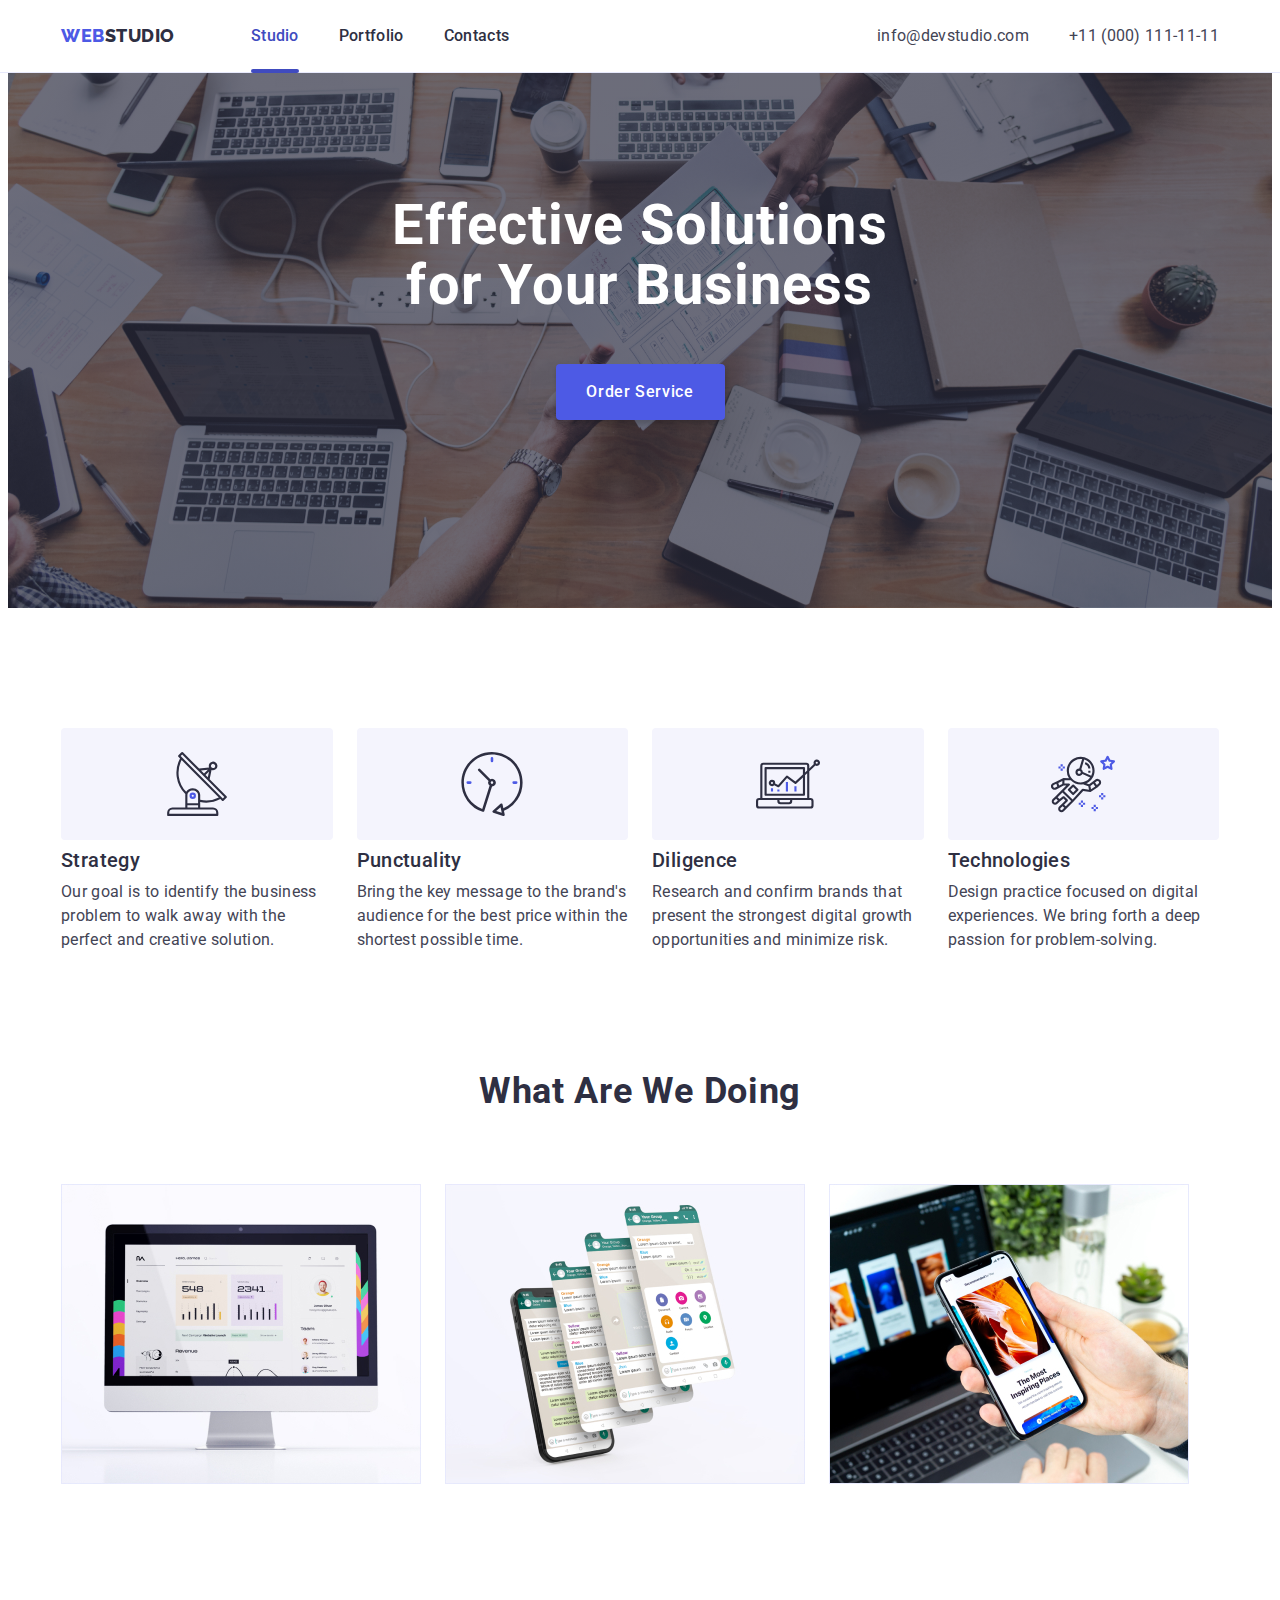
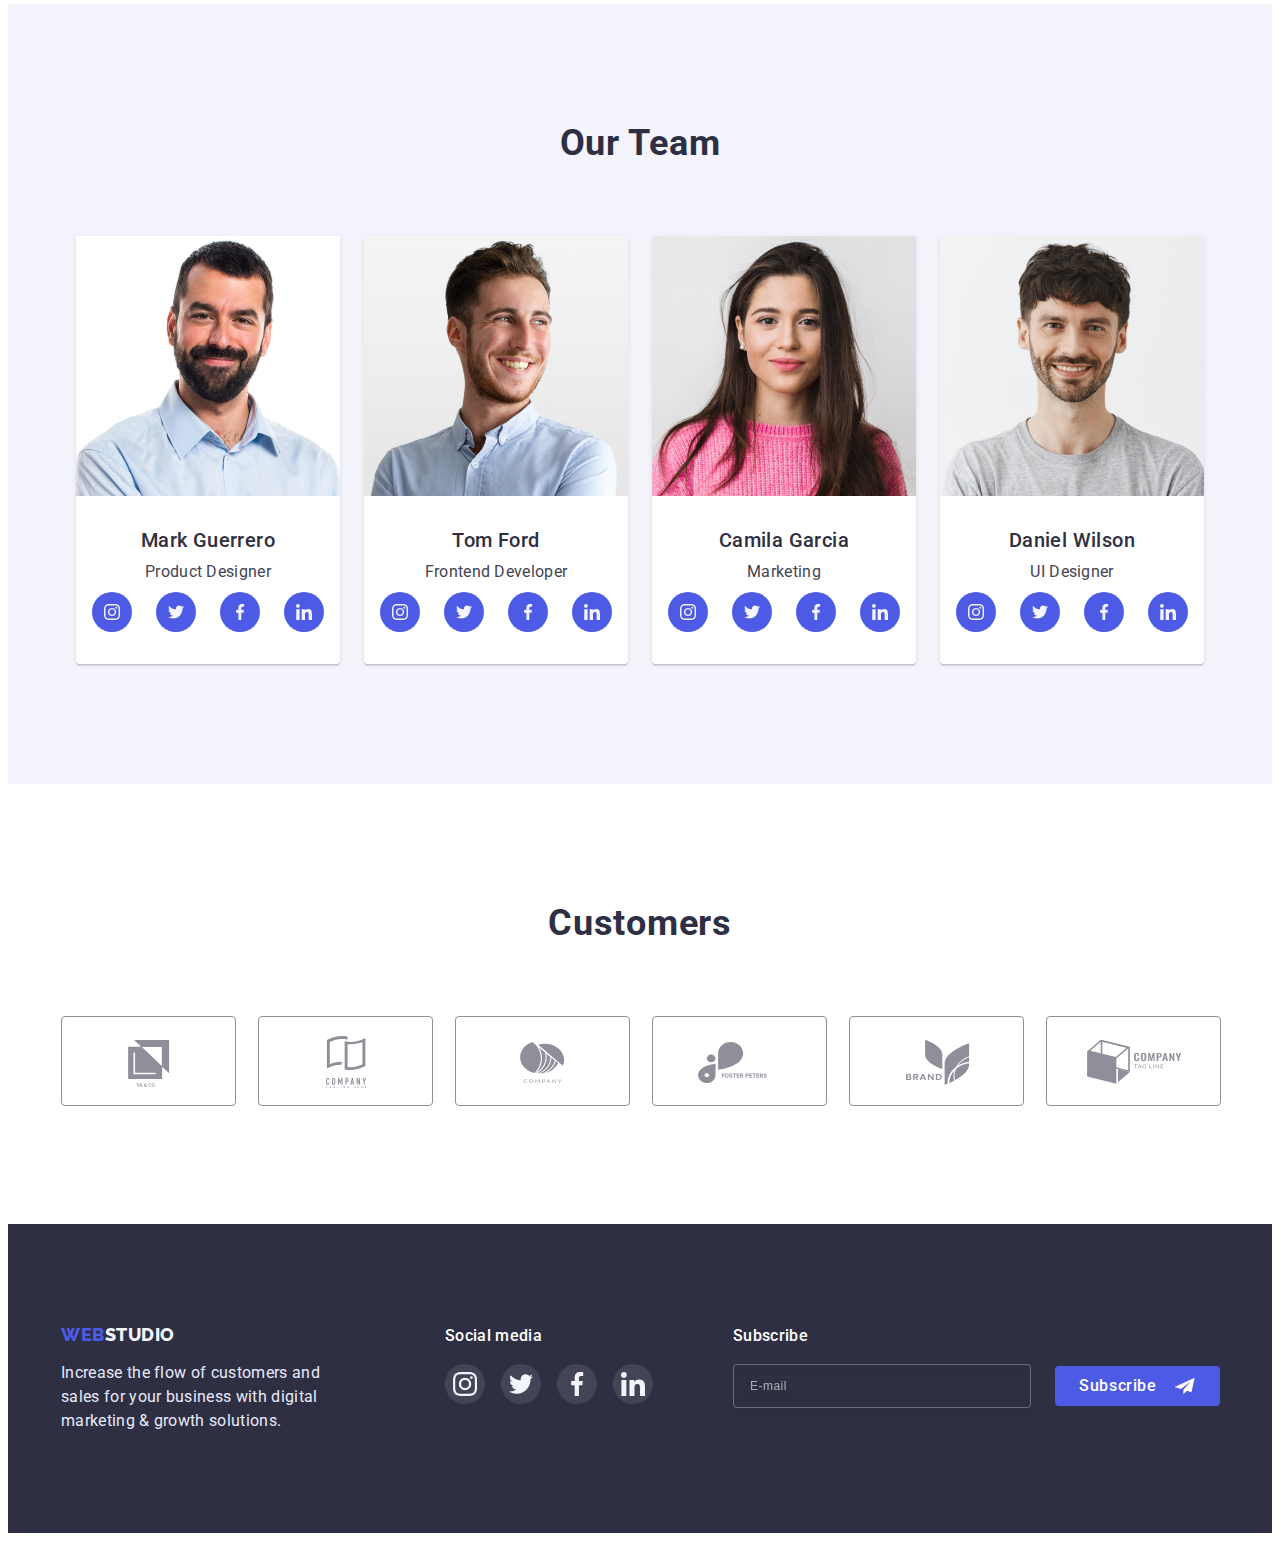
<file: index.html>
<!DOCTYPE html>
<html lang="en">
  <head>
    <meta charset="UTF-8" />
    <meta http-equiv="X-UA-Compatible" content="IE=edge" />
    <meta
      name="viewport"
      content="width=device-width, initial-scale=1.0"
    />
    <link
      rel="preconnect"
      href="https://fonts.googleapis.com"
    />
    <link
      rel="preconnect"
      href="https://fonts.gstatic.com"
      crossorigin
    />
    <link
      href="https://fonts.googleapis.com/css2?family=Raleway:wght@800&family=Roboto:wght@400;500;700;900&display=swap"
      rel="stylesheet"
    />
    <link
      rel="stylesheet"
      href="https://cdnjs.cloudflare.com/ajax/libs/modern-normalize/1.1.0/modern-normalize.min.css"
      integrity="sha512-wpPYUAdjBVSE4KJnH1VR1HeZfpl1ub8YT/NKx4PuQ5NmX2tKuGu6U/JRp5y+Y8XG2tV+wKQpNHVUX03MfMFn9Q=="
      crossorigin="anonymous"
      referrerpolicy="no-referrer"
    />
    <link rel="stylesheet" href="./css/styles.css" />
    <link rel="stylesheet" href="./css/mobile.css" />
    <link rel="stylesheet" href="./css/tablet.css" />
    <link rel="stylesheet" href="./css/desktop.css" />
    <title>WEBSTUDIO-Studio</title>
  </head>
  <body>
    <!--test-->
    <header class="header">
      <div class="container header-container">
        <nav class="header-navigation">
          <a
            class="header-logo link"
            href="./index.html"
            rel="noopener noreferrer nofollow"
            ><span style="color: #4d5ae5">Web</span
            >Studio</a
          >
          <ul class="header-list list">
            <li class="header-item">
              <a
                class="header-link link current"
                href="./index.html"
                rel="noopener noreferrer nofollow"
                >Studio</a
              >
            </li>
            <li class="header-item">
              <a
                class="header-link link"
                href="./portfolio.html"
                rel="noopener noreferrer nofollow"
                >Portfolio</a
              >
            </li>
            <li class="header-item">
              <a
                class="header-link link"
                href=""
                rel="noopener noreferrer nofollow"
                >Contacts</a
              >
            </li>
          </ul>
        </nav>
        <address class="header-adress">
          <ul class="adress-list list">
            <li class="adress-item">
              <a
                class="adress-mail link"
                href="mailto:info@devstudio.com"
                rel="noopener noreferrer nofollow"
                >info@devstudio.com</a
              >
            </li>
            <li class="adress-item">
              <a
                class="adress-tel link"
                href="tel:+110001111111"
                rel="noopener noreferrer nofollow"
                >+11 (000) 111-11-11</a
              >
            </li>
          </ul>
        </address>
        <div class="menu">
          <button
            class="menu-button btn"
            data-menu-open
            type="button"
          >
            <svg class="menu-icon" width="32" height="22">
              <use
                href="./images/icons.svg#icon-menu-hamburger"
              ></use>
            </svg>
          </button>
        </div>
      </div>
      <div class="mob-menu is-hidden" data-menu>
        <div class="container">
          <div>
            <button
              type="button"
              data-menu-close
              class="menu-close-btn btn"
            >
              <svg
                class="modal-close-icon"
                width="8"
                height="8"
              >
                <use
                  href="./images/icons.svg#icon-close-btn"
                ></use>
              </svg>
            </button>
            <ul class="mob-menu-list list">
              <li class="mob-menu-item">
                <a
                  class="mob-menu-link link current"
                  href="./index.html"
                  rel="noopener noreferrer nofollow"
                  >Studio</a
                >
              </li>
              <li class="mob-menu-item">
                <a
                  class="mob-menu-link link"
                  href="./portfolio.html"
                  rel="noopener noreferrer nofollow"
                  >Portfolio</a
                >
              </li>
              <li class="mob-menu-item">
                <a
                  class="mob-menu-link link"
                  href=""
                  rel="noopener noreferrer nofollow"
                  >Contacts</a
                >
              </li>
            </ul>
          </div>
          <div>
            <ul class="mob-menu-address-list list">
              <li class="mob-menu-address-item">
                <a
                  class="mob-menu-tel link"
                  href="tel:+110001111111"
                  rel="noopener noreferrer nofollow"
                  >+11 (000) 111-11-11</a
                >
              </li>
              <li class="mob-menu-address-item">
                <a
                  class="mob-menu-mail link"
                  href="mailto:info@devstudio.com"
                  rel="noopener noreferrer nofollow"
                  >info@devstudio.com</a
                >
              </li>
            </ul>
            <ul class="mob-soc-list list">
              <li class="mob-soc-item">
                <a
                  href="https://www.instagram.com"
                  class="mob-soc-link link"
                  rel="noopener noreferrer nofollow"
                >
                  <svg
                    class="mob-soc-icon"
                    width="24"
                    height="24"
                  >
                    <use
                      href="./images/icons.svg#icon-instagram"
                    ></use>
                  </svg>
                </a>
              </li>
              <li class="mob-soc-item">
                <a
                  href="https://www.twitter.com"
                  class="mob-soc-link link"
                  rel="noopener noreferrer nofollow"
                >
                  <svg
                    class="mob-soc-icon"
                    width="24"
                    height="24"
                  >
                    <use
                      href="./images/icons.svg#icon-twitter"
                    ></use>
                  </svg>
                </a>
              </li>
              <li class="mob-soc-item">
                <a
                  href="https://www.facebook.com"
                  class="mob-soc-link link"
                  rel="noopener noreferrer nofollow"
                >
                  <svg
                    class="mob-soc-icon"
                    width="24"
                    height="24"
                  >
                    <use
                      href="./images/icons.svg#icon-facebook"
                    ></use>
                  </svg>
                </a>
              </li>
              <li class="mob-soc-item">
                <a
                  href="https://www.linkedin.com"
                  class="mob-soc-link link"
                  rel="noopener noreferrer nofollow"
                >
                  <svg
                    class="mob-soc-icon"
                    width="24"
                    height="24"
                  >
                    <use
                      href="./images/icons.svg#icon-linkedin"
                    ></use>
                  </svg>
                </a>
              </li>
            </ul>
          </div>
        </div>
      </div>
    </header>
    <main>
      <section class="hero">
        <div class="container hero-container">
          <h1 class="hero-title">
            Effective Solutions for Your Business
          </h1>
          <button
            class="hero-btn btn"
            type="button"
            data-modal-open
          >
            Order Service
          </button>
        </div>
      </section>
      <section class="about">
        <div class="container">
          <h2 class="visually-hidden">About us</h2>
          <ul class="about-list list">
            <li class="about-item">
              <div class="about-item-icon-wrap">
                <svg
                  class="about-item-icon"
                  width="64"
                  height="64"
                >
                  <use
                    href="./images/icons.svg#icon-antenna"
                  ></use>
                </svg>
              </div>
              <h3 class="about-title">Strategy</h3>
              <p class="about-text">
                Our goal is to identify the business problem
                to walk away with the perfect and creative
                solution.
              </p>
            </li>
            <li class="about-item">
              <div class="about-item-icon-wrap">
                <svg
                  class="about-item-icon"
                  width="64"
                  height="64"
                >
                  <use
                    href="./images/icons.svg#icon-clock"
                  ></use>
                </svg>
              </div>
              <h3 class="about-title">Punctuality</h3>
              <p class="about-text">
                Bring the key message to the brand's
                audience for the best price within the
                shortest possible time.
              </p>
            </li>
            <li class="about-item">
              <div class="about-item-icon-wrap">
                <svg
                  class="about-item-icon"
                  width="64"
                  height="64"
                >
                  <use
                    href="./images/icons.svg#icon-diagram"
                  ></use>
                </svg>
              </div>
              <h3 class="about-title">Diligence</h3>
              <p class="about-text">
                Research and confirm brands that present the
                strongest digital growth opportunities and
                minimize risk.
              </p>
            </li>
            <li class="about-item">
              <div class="about-item-icon-wrap">
                <svg
                  class="about-item-icon"
                  width="64"
                  height="64"
                >
                  <use
                    href="./images/icons.svg#icon-astronaut"
                  ></use>
                </svg>
              </div>
              <h3 class="about-title">Technologies</h3>
              <p class="about-text">
                Design practice focused on digital
                experiences. We bring forth a deep passion
                for problem-solving.
              </p>
            </li>
          </ul>
        </div>
      </section>
      <section class="ability">
        <div class="container">
          <h2 class="ability-title">What are we doing</h2>
          <ul class="ability-list list">
            <li class="ability-item">
              <img
                srcset="
                  ./images/img1.jpeg    1x,
                  ./images/img1-2x.jpeg 2x
                "
                src="./images/img1.jpeg"
                alt="Desktop app"
                width="360"
              />
            </li>
            <li class="ability-item">
              <img
                srcset="
                  ./images/img2.jpeg    1x,
                  ./images/img2-2x.jpeg 2x
                "
                src="./images/img2.jpeg"
                alt="Mobile app"
                width="360"
              />
            </li>
            <li class="ability-item">
              <img
                srcset="
                  ./images/img3.jpeg    1x,
                  ./images/img3-2x.jpeg 2x
                "
                src="./images/img3.jpeg"
                alt="Cross-platform app"
                width="360"
              />
            </li>
          </ul>
        </div>
      </section>
      <section class="team">
        <div class="container">
          <h2 class="team-title">Our Team</h2>
          <ul class="team-list list">
            <li class="team-item">
              <img
                srcset="
                  ./images/team1.jpg     1x,
                  ./images/team1-2x.jpeg 2x
                "
                src="./images/team1.jpg"
                alt="Mark Guerrero"
                width="264"
              />
              <div class="team-person">
                <h3 class="team-pre-title">
                  Mark Guerrero
                </h3>
                <p class="team-text">Product Designer</p>
                <ul class="team-soc-list list">
                  <li class="team-soc-item">
                    <a
                      href="https://www.instagram.com"
                      class="team-soc-link link"
                      rel="noopener noreferrer nofollow"
                    >
                      <svg
                        class="team-soc-icon"
                        width="16"
                        height="16"
                      >
                        <use
                          href="./images/icons.svg#icon-instagram"
                        ></use>
                      </svg>
                    </a>
                  </li>
                  <li class="team-soc-item">
                    <a
                      href="https://www.twitter.com"
                      class="team-soc-link link"
                      rel="noopener noreferrer nofollow"
                    >
                      <svg
                        class="team-soc-icon"
                        width="16"
                        height="16"
                      >
                        <use
                          href="./images/icons.svg#icon-twitter"
                        ></use>
                      </svg>
                    </a>
                  </li>
                  <li class="team-soc-item">
                    <a
                      href="https://www.facebook.com"
                      class="team-soc-link link"
                      rel="noopener noreferrer nofollow"
                    >
                      <svg
                        class="team-soc-icon"
                        width="16"
                        height="16"
                      >
                        <use
                          href="./images/icons.svg#icon-facebook"
                        ></use>
                      </svg>
                    </a>
                  </li>
                  <li class="team-soc-item">
                    <a
                      href="https://www.linkedin.com"
                      class="team-soc-link link"
                      rel="noopener noreferrer nofollow"
                    >
                      <svg
                        class="team-soc-icon"
                        width="16"
                        height="16"
                      >
                        <use
                          href="./images/icons.svg#icon-linkedin"
                        ></use>
                      </svg>
                    </a>
                  </li>
                </ul>
              </div>
            </li>

            <li class="team-item">
              <img
                srcset="
                  ./images/team2.jpg     1x,
                  ./images/team2-2x.jpeg 2x
                "
                src="./images/team2.jpg"
                alt="Tom Ford"
                width="264"
              />
              <div class="team-person">
                <h3 class="team-pre-title">Tom Ford</h3>
                <p class="team-text">Frontend Developer</p>
                <ul class="team-soc-list list">
                  <li class="team-soc-item">
                    <a
                      href="https://www.instagram.com"
                      class="team-soc-link link"
                      rel="noopener noreferrer nofollow"
                    >
                      <svg
                        class="team-soc-icon"
                        width="16"
                        height="16"
                      >
                        <use
                          href="./images/icons.svg#icon-instagram"
                        ></use>
                      </svg>
                    </a>
                  </li>
                  <li class="team-soc-item">
                    <a
                      href="https://www.twitter.com"
                      class="team-soc-link link"
                      rel="noopener noreferrer nofollow"
                    >
                      <svg
                        class="team-soc-icon"
                        width="16"
                        height="16"
                      >
                        <use
                          href="./images/icons.svg#icon-twitter"
                        ></use>
                      </svg>
                    </a>
                  </li>
                  <li class="team-soc-item">
                    <a
                      href="https://www.facebook.com"
                      class="team-soc-link link"
                      rel="noopener noreferrer nofollow"
                    >
                      <svg
                        class="team-soc-icon"
                        width="16"
                        height="16"
                      >
                        <use
                          href="./images/icons.svg#icon-facebook"
                        ></use>
                      </svg>
                    </a>
                  </li>
                  <li class="team-soc-item">
                    <a
                      href="https://www.linkedin.com"
                      class="team-soc-link link"
                      rel="noopener noreferrer nofollow"
                    >
                      <svg
                        class="team-soc-icon"
                        width="16"
                        height="16"
                      >
                        <use
                          href="./images/icons.svg#icon-linkedin"
                        ></use>
                      </svg>
                    </a>
                  </li>
                </ul>
              </div>
            </li>

            <li class="team-item">
              <img
                srcset="
                  ./images/team3.jpg     1x,
                  ./images/team3-2x.jpeg 2x
                "
                src="./images/team3.jpg"
                alt="Camila Garcia"
                width="264"
              />
              <div class="team-person">
                <h3 class="team-pre-title">
                  Camila Garcia
                </h3>
                <p class="team-text">Marketing</p>
                <ul class="team-soc-list list">
                  <li class="team-soc-item">
                    <a
                      href="https://www.instagram.com"
                      class="team-soc-link link"
                      rel="noopener noreferrer nofollow"
                    >
                      <svg
                        class="team-soc-icon"
                        width="16"
                        height="16"
                      >
                        <use
                          href="./images/icons.svg#icon-instagram"
                        ></use>
                      </svg>
                    </a>
                  </li>
                  <li class="team-soc-item">
                    <a
                      href="https://www.twitter.com"
                      class="team-soc-link link"
                      rel="noopener noreferrer nofollow"
                    >
                      <svg
                        class="team-soc-icon"
                        width="16"
                        height="16"
                      >
                        <use
                          href="./images/icons.svg#icon-twitter"
                        ></use>
                      </svg>
                    </a>
                  </li>
                  <li class="team-soc-item">
                    <a
                      href="https://www.facebook.com"
                      class="team-soc-link link"
                      rel="noopener noreferrer nofollow"
                    >
                      <svg
                        class="team-soc-icon"
                        width="16"
                        height="16"
                      >
                        <use
                          href="./images/icons.svg#icon-facebook"
                        ></use>
                      </svg>
                    </a>
                  </li>
                  <li class="team-soc-item">
                    <a
                      href="https://www.linkedin.com"
                      class="team-soc-link link"
                      rel="noopener noreferrer nofollow"
                    >
                      <svg
                        class="team-soc-icon"
                        width="16"
                        height="16"
                      >
                        <use
                          href="./images/icons.svg#icon-linkedin"
                        ></use>
                      </svg>
                    </a>
                  </li>
                </ul>
              </div>
            </li>

            <li class="team-item">
              <img
                srcset="
                  ./images/team4.jpg     1x,
                  ./images/team4-2x.jpeg 2x
                "
                src="./images/team4.jpg"
                alt="Daniel Wilson"
                width="264"
              />
              <div class="team-person">
                <h3 class="team-pre-title">
                  Daniel Wilson
                </h3>
                <p class="team-text">UI Designer</p>
                <ul class="team-soc-list list">
                  <li class="team-soc-item">
                    <a
                      href="https://www.instagram.com"
                      class="team-soc-link link"
                      rel="noopener noreferrer nofollow"
                    >
                      <svg
                        class="team-soc-icon"
                        width="16"
                        height="16"
                      >
                        <use
                          href="./images/icons.svg#icon-instagram"
                        ></use>
                      </svg>
                    </a>
                  </li>
                  <li class="team-soc-item">
                    <a
                      href="https://www.twitter.com"
                      class="team-soc-link link"
                      rel="noopener noreferrer nofollow"
                    >
                      <svg
                        class="team-soc-icon"
                        width="16"
                        height="16"
                      >
                        <use
                          href="./images/icons.svg#icon-twitter"
                        ></use>
                      </svg>
                    </a>
                  </li>
                  <li class="team-soc-item">
                    <a
                      href="https://www.facebook.com"
                      class="team-soc-link link"
                      rel="noopener noreferrer nofollow"
                    >
                      <svg
                        class="team-soc-icon"
                        width="16"
                        height="16"
                      >
                        <use
                          href="./images/icons.svg#icon-facebook"
                        ></use>
                      </svg>
                    </a>
                  </li>
                  <li class="team-soc-item">
                    <a
                      href="https://www.linkedin.com"
                      class="team-soc-link link"
                      rel="noopener noreferrer nofollow"
                    >
                      <svg
                        class="team-soc-icon"
                        width="16"
                        height="16"
                      >
                        <use
                          href="./images/icons.svg#icon-linkedin"
                        ></use>
                      </svg>
                    </a>
                  </li>
                </ul>
              </div>
            </li>
          </ul>
        </div>
      </section>
      <section class="customers">
        <div class="container">
          <h2 class="customers-title">Customers</h2>
          <ul class="customers-list list">
            <li class="customers-item">
              <a
                href=""
                class="customers-link link"
                rel="noopener noreferrer nofollow"
              >
                <svg
                  class="customers-icon"
                  width="168"
                  height="88"
                >
                  <use
                    href="./images/icons.svg#icon-client-1"
                  ></use>
                </svg>
              </a>
            </li>
            <li class="customers-item">
              <a
                href=""
                class="customers-link link"
                rel="noopener noreferrer nofollow"
              >
                <svg
                  class="customers-icon"
                  width="168"
                  height="88"
                >
                  <use
                    href="./images/icons.svg#icon-client-2"
                  ></use>
                </svg>
              </a>
            </li>
            <li class="customers-item">
              <a
                href=""
                class="customers-link link"
                rel="noopener noreferrer nofollow"
              >
                <svg
                  class="customers-icon"
                  width="168"
                  height="88"
                >
                  <use
                    href="./images/icons.svg#icon-client-3"
                  ></use>
                </svg>
              </a>
            </li>
            <li class="customers-item">
              <a
                href=""
                class="customers-link link"
                rel="noopener noreferrer nofollow"
              >
                <svg
                  class="customers-icon"
                  width="168"
                  height="88"
                >
                  <use
                    href="./images/icons.svg#icon-client-4"
                  ></use>
                </svg>
              </a>
            </li>
            <li class="customers-item">
              <a
                href=""
                class="customers-link link"
                rel="noopener noreferrer nofollow"
              >
                <svg
                  class="customers-icon"
                  width="168"
                  height="88"
                >
                  <use
                    href="./images/icons.svg#icon-client-5"
                  ></use>
                </svg>
              </a>
            </li>
            <li class="customers-item">
              <a
                href=""
                class="customers-link link"
                rel="noopener noreferrer nofollow"
              >
                <svg
                  class="customers-icon"
                  width="168"
                  height="88"
                >
                  <use
                    href="./images/icons.svg#icon-client-6"
                  ></use>
                </svg>
              </a>
            </li>
          </ul>
        </div>
      </section>
    </main>
    <footer class="footer">
      <div class="container">
        <div class="footer-container">
          <a
            class="footer-logo link"
            href="./index.html"
            rel="noopener noreferrer nofollow"
            ><span style="color: #4d5ae5">Web</span
            >Studio</a
          >
          <p class="footer-text">
            Increase the flow of customers and sales for
            your business with digital marketing & growth
            solutions.
          </p>
        </div>
        <div class="footer-container-soc">
          <p class="footer-soc-title">Social media</p>
          <ul class="footer-soc-list list">
            <li class="footer-soc-item">
              <a
                href="https://www.instagram.com"
                class="footer-soc-link link"
                rel="noopener noreferrer nofollow"
              >
                <svg
                  class="footer-soc-icon"
                  width="24"
                  height="24"
                >
                  <use
                    href="./images/icons.svg#icon-instagram"
                  ></use>
                </svg>
              </a>
            </li>
            <li class="footer-soc-item">
              <a
                href="https://www.twitter.com"
                class="footer-soc-link link"
                rel="noopener noreferrer nofollow"
              >
                <svg
                  class="footer-soc-icon"
                  width="24"
                  height="24"
                >
                  <use
                    href="./images/icons.svg#icon-twitter"
                  ></use>
                </svg>
              </a>
            </li>
            <li class="footer-soc-item">
              <a
                href="https://www.facebook.com"
                class="footer-soc-link link"
                rel="noopener noreferrer nofollow"
              >
                <svg
                  class="footer-soc-icon"
                  width="24"
                  height="24"
                >
                  <use
                    href="./images/icons.svg#icon-facebook"
                  ></use>
                </svg>
              </a>
            </li>
            <li class="footer-soc-item">
              <a
                href="https://www.linkedin.com"
                class="footer-soc-link link"
                rel="noopener noreferrer nofollow"
              >
                <svg
                  class="footer-soc-icon"
                  width="24"
                  height="24"
                >
                  <use
                    href="./images/icons.svg#icon-linkedin"
                  ></use>
                </svg>
              </a>
            </li>
          </ul>
        </div>
        <div class="footer-container-email-input">
          <p class="footer-email-title">Subscribe</p>
          <form class="footer-form">
            <input
              type="email"
              class="subscribe-input"
              name="subscribe-email"
              placeholder="E-mail"
            />
            <button class="btn-subscribe btn" type="submit">
              <span>Subscribe</span>
              <svg
                class="subscribe-icon"
                width="24"
                height="20"
              >
                <use
                  href="./images/icons.svg#icon-paper-plane"
                ></use>
              </svg>
            </button>
          </form>
        </div>
      </div>
    </footer>
    <div class="backdrop is-hidden" data-modal>
      <div class="modal">
        <button
          type="button"
          class="modal-close-btn"
          data-modal-close
        >
          <svg
            class="modal-close-icon"
            width="8"
            height="8"
          >
            <use
              href="./images/icons.svg#icon-close-btn"
            ></use>
          </svg>
        </button>
        <p class="modal-title">
          Leave your contacts and we will call you back
        </p>
        <form class="modal-form">
          <div class="modal-field">
            <label class="input-lable">Name</label>
            <div class="input-wrap">
              <input
                type="text"
                class="modal-input"
                name="modal-name"
              />
              <svg
                class="modal-icon"
                width="18"
                height="18"
              >
                <use
                  href="./images/icons.svg#icon-person-black"
                ></use>
              </svg>
            </div>
          </div>
          <div class="modal-field">
            <label class="input-lable">Phone</label>
            <div class="input-wrap">
              <input
                type="tel"
                class="modal-input"
                name="modal-tel"
              />
              <svg
                class="modal-icon"
                width="18"
                height="24"
              >
                <use
                  href="./images/icons.svg#icon-phone-black"
                ></use>
              </svg>
            </div>
          </div>
          <div class="modal-field">
            <label class="input-lable">Email</label>
            <div class="input-wrap">
              <input
                type="email"
                class="modal-input"
                name="modal-email"
              />
              <svg
                class="modal-icon"
                width="18"
                height="24"
              >
                <use
                  href="./images/icons.svg#icon-email-black"
                ></use>
              </svg>
            </div>
          </div>
          <div class="modal-field">
            <label class="input-lable" for="modal-comment"
              >Comment</label
            >
            <textarea
              class="modal-message"
              name="modal-comment"
              id="modal-comment"
              placeholder="Text input"
            ></textarea>
          </div>
          <div class="modal-field-check modal-field">
            <input
              class="input-check visually-hidden"
              type="checkbox"
              name="policy"
              id="policy"
              value="true"
              required
            />
            <label class="check-text" for="policy">
              <span class="policy-check">
                <svg
                  class="check-icon"
                  width="10"
                  height="8"
                >
                  <use
                    href="./images/icons.svg#icon-check-mark"
                  ></use>
                </svg>
              </span>
              <span class="policy-text"
                >I accept the terms and conditions of the
                <a class="policy-link link" href=""
                  >Privacy Policy</a
                ></span
              >
            </label>
          </div>
          <div class="modal-btn-wrap">
            <button class="modal-send-btn" type="submit">
              Send
            </button>
          </div>
        </form>
      </div>
    </div>
    <script src="./js/modal.js"></script>
    <script src="./js/menu.js"></script>
  </body>
</html>
</file>
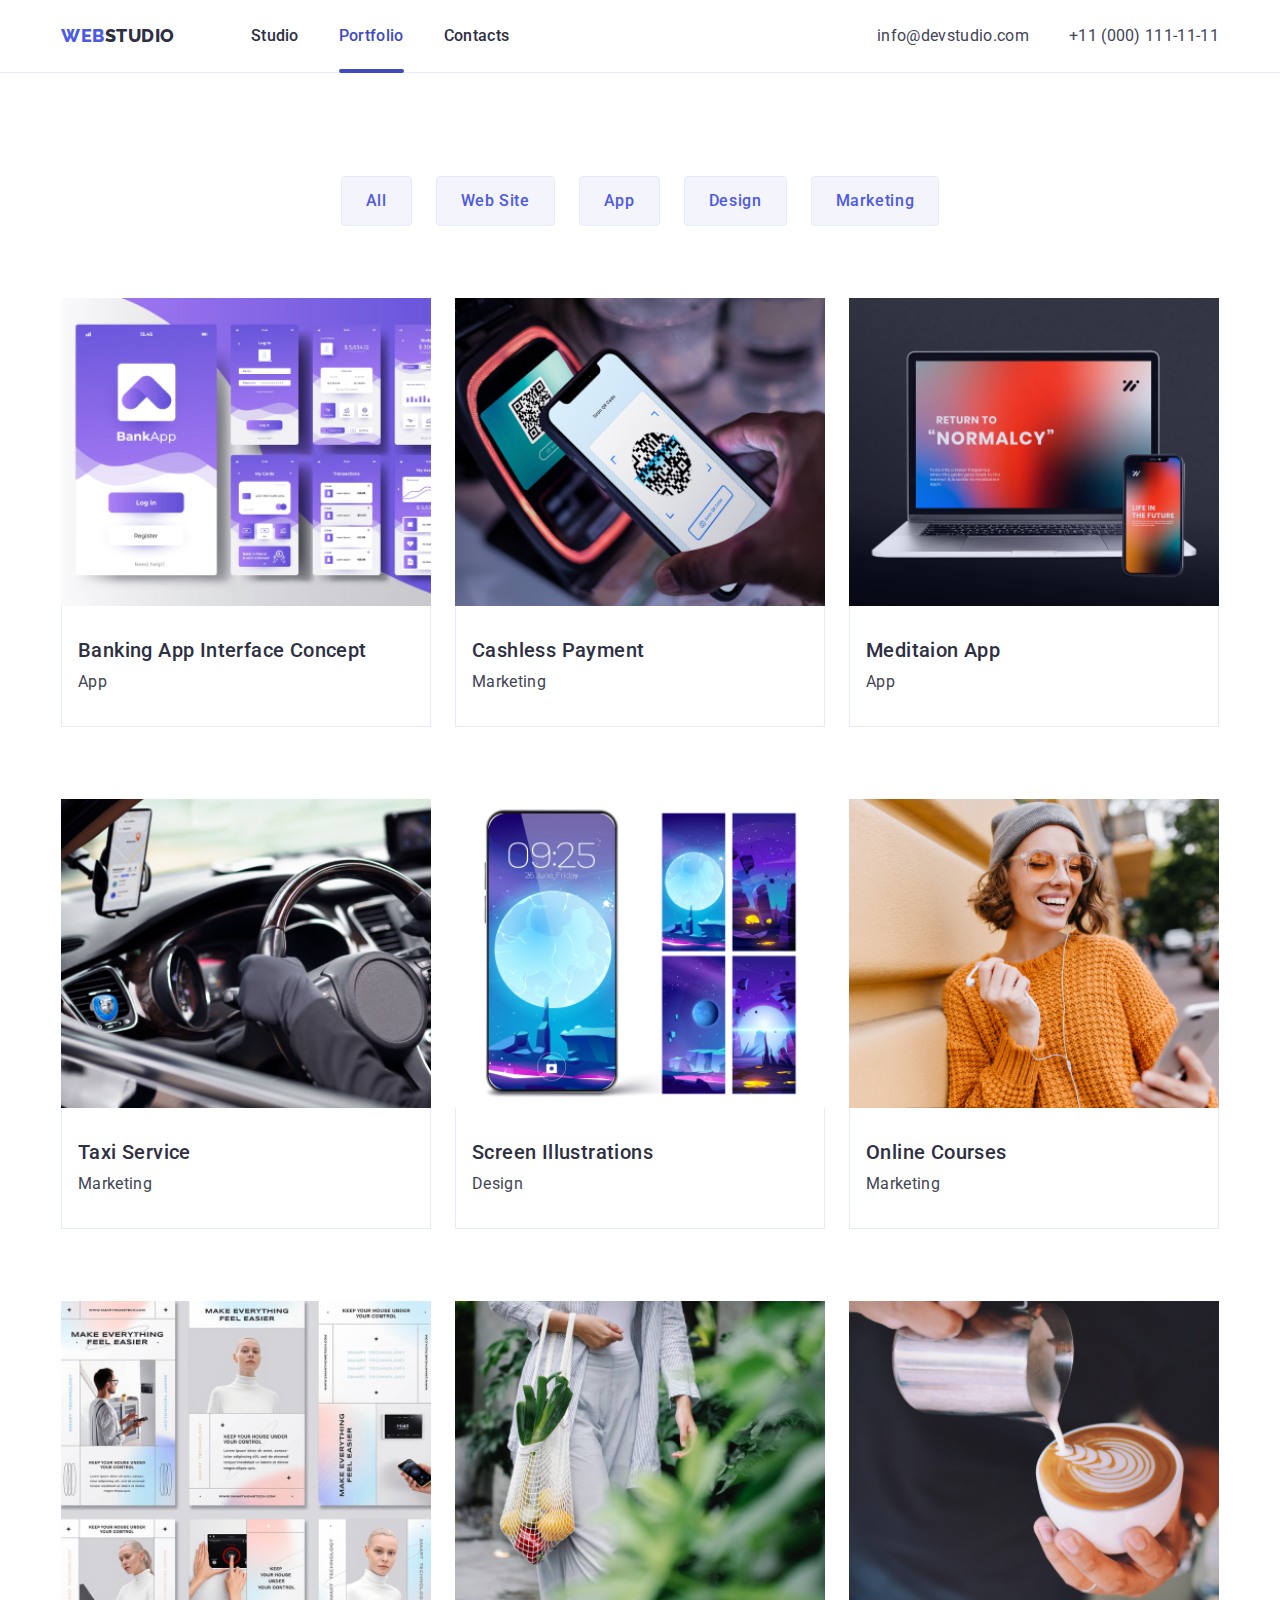
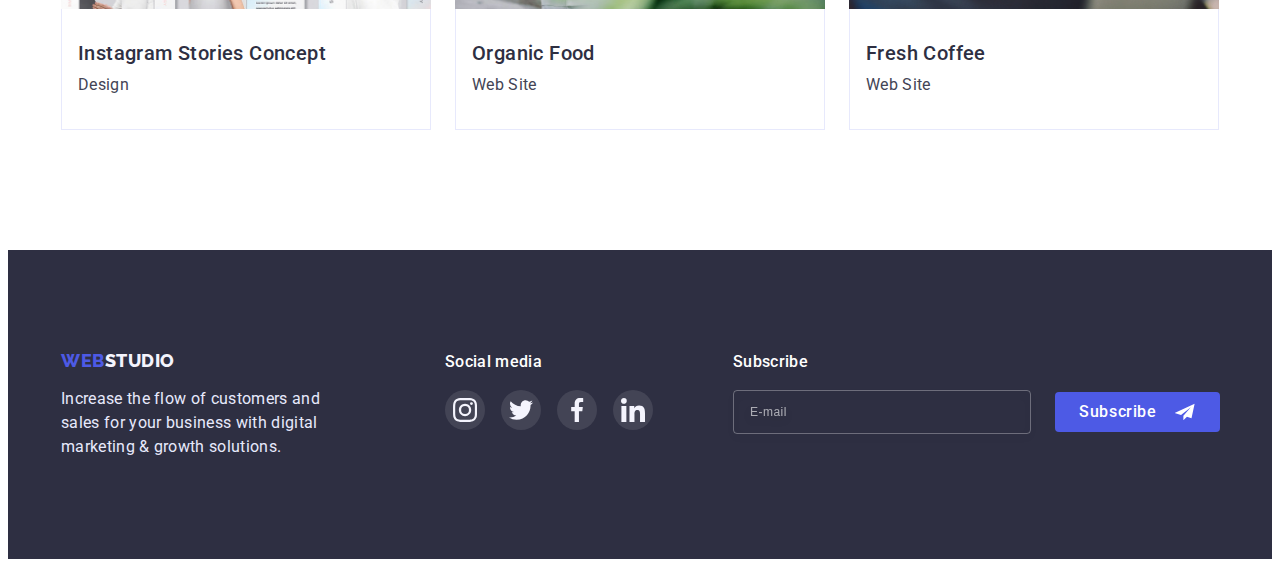
<file: portfolio.html>
<!DOCTYPE html>
<html lang="en">
  <head>
    <meta charset="UTF-8" />
    <meta http-equiv="X-UA-Compatible" content="IE=edge" />
    <meta
      name="viewport"
      content="width=device-width, initial-scale=1.0"
    />
    <link
      rel="preconnect"
      href="https://fonts.googleapis.com"
    />
    <link
      rel="preconnect"
      href="https://fonts.gstatic.com"
      crossorigin
    />
    <link
      href="https://fonts.googleapis.com/css2?family=Raleway:wght@800&family=Roboto:wght@400;500;700;900&display=swap"
      rel="stylesheet"
    />
    <link
      rel="stylesheet"
      href="https://cdnjs.cloudflare.com/ajax/libs/modern-normalize/1.1.0/modern-normalize.min.css"
      integrity="sha512-wpPYUAdjBVSE4KJnH1VR1HeZfpl1ub8YT/NKx4PuQ5NmX2tKuGu6U/JRp5y+Y8XG2tV+wKQpNHVUX03MfMFn9Q=="
      crossorigin="anonymous"
      referrerpolicy="no-referrer"
    />
    <link rel="stylesheet" href="./css/styles.css" />
    <link rel="stylesheet" href="./css/mobile.css" />
    <link rel="stylesheet" href="./css/tablet.css" />
    <link rel="stylesheet" href="./css/desktop.css" />
    <title>WEBSTUDIO-Portfolio</title>
  </head>
  <body>
    <header class="header">
      <div class="container header-container">
        <nav class="header-navigation">
          <a
            class="header-logo link"
            href="./index.html"
            rel="noopener noreferrer nofollow"
            ><span style="color: #4d5ae5">Web</span
            >Studio</a
          >
          <ul class="header-list list">
            <li class="header-item">
              <a
                class="header-link link"
                href="./index.html"
                rel="noopener noreferrer nofollow"
                >Studio</a
              >
            </li>
            <li class="header-item">
              <a
                class="header-link link current"
                href="./portfolio.html"
                rel="noopener noreferrer nofollow"
                >Portfolio</a
              >
            </li>
            <li class="header-item">
              <a
                class="header-link link"
                href=""
                rel="noopener noreferrer nofollow"
                >Contacts</a
              >
            </li>
          </ul>
        </nav>
        <address class="header-adress">
          <ul class="adress-list list">
            <li class="adress-item">
              <a
                class="adress-mail link"
                href="mailto:info@devstudio.com"
                rel="noopener noreferrer nofollow"
                >info@devstudio.com</a
              >
            </li>
            <li class="adress-item">
              <a
                class="adress-tel link"
                href="tel:+110001111111"
                rel="noopener noreferrer nofollow"
                >+11 (000) 111-11-11</a
              >
            </li>
          </ul>
        </address>
        <div class="menu">
          <button
            class="menu-button btn"
            data-menu-open
            type="button"
          >
            <svg class="menu-icon" width="32" height="22">
              <use
                href="./images/icons.svg#icon-menu-hamburger"
              ></use>
            </svg>
          </button>
        </div>
      </div>
      <div class="mob-menu is-hidden" data-menu>
        <div class="container">
          <div>
            <button
              type="button"
              data-menu-close
              class="menu-close-btn btn"
            >
              <svg
                class="modal-close-icon"
                width="8"
                height="8"
              >
                <use
                  href="./images/icons.svg#icon-close-btn"
                ></use>
              </svg>
            </button>
            <ul class="mob-menu-list list">
              <li class="mob-menu-item">
                <a
                  class="mob-menu-link link"
                  href="./index.html"
                  rel="noopener noreferrer nofollow"
                  >Studio</a
                >
              </li>
              <li class="mob-menu-item">
                <a
                  class="mob-menu-link link current"
                  href="./portfolio.html"
                  rel="noopener noreferrer nofollow"
                  >Portfolio</a
                >
              </li>
              <li class="mob-menu-item">
                <a
                  class="mob-menu-link link"
                  href=""
                  rel="noopener noreferrer nofollow"
                  >Contacts</a
                >
              </li>
            </ul>
          </div>
          <div>
            <ul class="mob-menu-address-list list">
              <li class="mob-menu-address-item">
                <a
                  class="mob-menu-tel link"
                  href="tel:+110001111111"
                  rel="noopener noreferrer nofollow"
                  >+11 (000) 111-11-11</a
                >
              </li>
              <li class="mob-menu-address-item">
                <a
                  class="mob-menu-mail link"
                  href="mailto:info@devstudio.com"
                  rel="noopener noreferrer nofollow"
                  >info@devstudio.com</a
                >
              </li>
            </ul>
            <ul class="mob-soc-list list">
              <li class="mob-soc-item">
                <a
                  href="https://www.instagram.com"
                  class="mob-soc-link link"
                  rel="noopener noreferrer nofollow"
                >
                  <svg
                    class="mob-soc-icon"
                    width="24"
                    height="24"
                  >
                    <use
                      href="./images/icons.svg#icon-instagram"
                    ></use>
                  </svg>
                </a>
              </li>
              <li class="mob-soc-item">
                <a
                  href="https://www.twitter.com"
                  class="mob-soc-link link"
                  rel="noopener noreferrer nofollow"
                >
                  <svg
                    class="mob-soc-icon"
                    width="24"
                    height="24"
                  >
                    <use
                      href="./images/icons.svg#icon-twitter"
                    ></use>
                  </svg>
                </a>
              </li>
              <li class="mob-soc-item">
                <a
                  href="https://www.facebook.com"
                  class="mob-soc-link link"
                  rel="noopener noreferrer nofollow"
                >
                  <svg
                    class="mob-soc-icon"
                    width="24"
                    height="24"
                  >
                    <use
                      href="./images/icons.svg#icon-facebook"
                    ></use>
                  </svg>
                </a>
              </li>
              <li class="mob-soc-item">
                <a
                  href="https://www.linkedin.com"
                  class="mob-soc-link link"
                  rel="noopener noreferrer nofollow"
                >
                  <svg
                    class="mob-soc-icon"
                    width="24"
                    height="24"
                  >
                    <use
                      href="./images/icons.svg#icon-linkedin"
                    ></use>
                  </svg>
                </a>
              </li>
            </ul>
          </div>
        </div>
      </div>
    </header>
    <main>
      <section class="portfolio">
        <div class="container">
          <h1 class="visually-hidden">Portfolio</h1>
          <ul class="portfolio-filter-list list">
            <li class="portfolio-filter-item">
              <button
                class="portfolio-btn btn"
                type="button"
              >
                All
              </button>
            </li>
            <li class="portfolio-filter-item">
              <button
                class="portfolio-btn btn"
                type="button"
              >
                Web Site
              </button>
            </li>
            <li class="portfolio-filter-item">
              <button
                class="portfolio-btn btn"
                type="button"
              >
                App
              </button>
            </li>
            <li class="portfolio-filter-item">
              <button
                class="portfolio-btn btn"
                type="button"
              >
                Design
              </button>
            </li>
            <li class="portfolio-filter-item">
              <button
                class="portfolio-btn btn"
                type="button"
              >
                Marketing
              </button>
            </li>
          </ul>
          <ul class="portfolio-project-list list">
            <li class="portfolio-project-item">
              <a
                class="portfolio-project-link link"
                href=""
                rel="noopener noreferrer nofollow"
              >
                <div class="project-cover-wrap">
                  <picture>
                    <source
                      srcset="
                        ./images/portfolio/projcard-img01.jpg     1x,
                        ./images/portfolio/projcard-img01-2x.jpeg 2x
                      "
                      media="(min-width: 1200px)"
                    />
                    <source
                      srcset="
                        ./images/portfolio/projcard-img01-tablet.jpeg    1x,
                        ./images/portfolio/projcard-img01-tablet-2x.jpeg 2x
                      "
                      media="(min-width: 768px)"
                    />
                    <source
                      srcset="
                        ./images/portfolio/projcard-img01-mobile.jpeg    1x,
                        ./images/portfolio/projcard-img01-mobile-2x.jpeg 2x
                      "
                      media="(max-width: 767px)"
                    />

                    <img
                      src="./images/portfolio/projcard-img01-mobile-2x.jpeg"
                      alt="Banking App Interface Concept"
                      width="396"
                    />
                  </picture>
                  <p class="project-cover-text">
                    14 Stylish and User-Friendly App Design
                    Concepts · Task Manager App · Calorie
                    Tracker App · Exotic Fruit Ecommerce App
                    · Cloud Storage App
                  </p>
                </div>
                <div class="portfolio-project-wrap">
                  <h2 class="portfolio-project-title">
                    Banking App Interface Concept
                  </h2>
                  <p class="portfolio-project-text">App</p>
                </div>
              </a>
            </li>
            <li class="portfolio-project-item">
              <a
                class="portfolio-project-link link"
                href=""
                rel="noopener noreferrer nofollow"
              >
                <div class="project-cover-wrap">
                  <picture>
                    <source
                      srcset="
                        ./images/portfolio/projcard-img02.jpg     1x,
                        ./images/portfolio/projcard-img02-2x.jpeg 2x
                      "
                      media="(min-width: 1200px)"
                    />
                    <source
                      srcset="
                        ./images/portfolio/projcard-img02-tablet.jpeg    1x,
                        ./images/portfolio/projcard-img02-tablet-2x.jpeg 2x
                      "
                      media="(min-width: 768px)"
                    />
                    <source
                      srcset="
                        ./images/portfolio/projcard-img02-mobile.jpeg    1x,
                        ./images/portfolio/projcard-img02-mobile-2x.jpeg 2x
                      "
                      media="(max-width: 767px)"
                    />

                    <img
                      src="./images/portfolio/projcard-img02-mobile-2x.jpeg"
                      alt="Cashless Payment"
                      width="396"
                    />
                  </picture>
                  <p class="project-cover-text">
                    14 Stylish and User-Friendly App Design
                    Concepts · Task Manager App · Calorie
                    Tracker App · Exotic Fruit Ecommerce App
                    · Cloud Storage App
                  </p>
                </div>
                <div class="portfolio-project-wrap">
                  <h2 class="portfolio-project-title">
                    Cashless Payment
                  </h2>
                  <p class="portfolio-project-text">
                    Marketing
                  </p>
                </div>
              </a>
            </li>
            <li class="portfolio-project-item">
              <a
                class="portfolio-project-link link"
                href=""
                rel="noopener noreferrer nofollow"
              >
                <div class="project-cover-wrap">
                  <picture>
                    <source
                      srcset="
                        ./images/portfolio/projcard-img03.jpg     1x,
                        ./images/portfolio/projcard-img03-2x.jpeg 2x
                      "
                      media="(min-width: 1200px)"
                    />
                    <source
                      srcset="
                        ./images/portfolio/projcard-img03-tablet.jpeg    1x,
                        ./images/portfolio/projcard-img03-tablet-2x.jpeg 2x
                      "
                      media="(min-width: 768px)"
                    />
                    <source
                      srcset="
                        ./images/portfolio/projcard-img03-mobile.jpeg    1x,
                        ./images/portfolio/projcard-img03-mobile-2x.jpeg 2x
                      "
                      media="(max-width: 767px)"
                    />

                    <img
                      src="./images/portfolio/projcard-img03-mobile-2x.jpeg"
                      alt="Meditaion App"
                      width="396"
                    />
                  </picture>
                  <p class="project-cover-text">
                    14 Stylish and User-Friendly App Design
                    Concepts · Task Manager App · Calorie
                    Tracker App · Exotic Fruit Ecommerce App
                    · Cloud Storage App
                  </p>
                </div>
                <div class="portfolio-project-wrap">
                  <h2 class="portfolio-project-title">
                    Meditaion App
                  </h2>
                  <p class="portfolio-project-text">App</p>
                </div>
              </a>
            </li>
            <li class="portfolio-project-item">
              <a
                class="portfolio-project-link link"
                href=""
                rel="noopener noreferrer nofollow"
              >
                <div class="project-cover-wrap">
                  <picture>
                    <source
                      srcset="
                        ./images/portfolio/projcard-img04.jpg     1x,
                        ./images/portfolio/projcard-img04-2x.jpeg 2x
                      "
                      media="(min-width: 1200px)"
                    />
                    <source
                      srcset="
                        ./images/portfolio/projcard-img04-tablet.jpeg    1x,
                        ./images/portfolio/projcard-img04-tablet-2x.jpeg 2x
                      "
                      media="(min-width: 768px)"
                    />
                    <source
                      srcset="
                        ./images/portfolio/projcard-img04-mobile.jpeg    1x,
                        ./images/portfolio/projcard-img04-mobile-2x.jpeg 2x
                      "
                      media="(max-width: 767px)"
                    />

                    <img
                      src="./images/portfolio/projcard-img04-mobile-2x.jpeg"
                      alt="Taxi Service"
                      width="396"
                    />
                  </picture>
                  <p class="project-cover-text">
                    14 Stylish and User-Friendly App Design
                    Concepts · Task Manager App · Calorie
                    Tracker App · Exotic Fruit Ecommerce App
                    · Cloud Storage App
                  </p>
                </div>
                <div class="portfolio-project-wrap">
                  <h2 class="portfolio-project-title">
                    Taxi Service
                  </h2>
                  <p class="portfolio-project-text">
                    Marketing
                  </p>
                </div>
              </a>
            </li>
            <li class="portfolio-project-item">
              <a
                class="portfolio-project-link link"
                href=""
                rel="noopener noreferrer nofollow"
              >
                <div class="project-cover-wrap">
                  <picture>
                    <source
                      srcset="
                        ./images/portfolio/projcard-img05.jpg     1x,
                        ./images/portfolio/projcard-img05-2x.jpeg 2x
                      "
                      media="(min-width: 1200px)"
                    />
                    <source
                      srcset="
                        ./images/portfolio/projcard-img05-tablet.jpeg    1x,
                        ./images/portfolio/projcard-img05-tablet-2x.jpeg 2x
                      "
                      media="(min-width: 768px)"
                    />
                    <source
                      srcset="
                        ./images/portfolio/projcard-img05-mobile.jpeg    1x,
                        ./images/portfolio/projcard-img05-mobile-2x.jpeg 2x
                      "
                      media="(max-width: 767px)"
                    />

                    <img
                      src="./images/portfolio/projcard-img05-mobile-2x.jpeg"
                      alt="Screen Illustrations"
                      width="396"
                    />
                  </picture>
                  <p class="project-cover-text">
                    14 Stylish and User-Friendly App Design
                    Concepts · Task Manager App · Calorie
                    Tracker App · Exotic Fruit Ecommerce App
                    · Cloud Storage App
                  </p>
                </div>
                <div class="portfolio-project-wrap">
                  <h2 class="portfolio-project-title">
                    Screen Illustrations
                  </h2>
                  <p class="portfolio-project-text">
                    Design
                  </p>
                </div>
              </a>
            </li>
            <li class="portfolio-project-item">
              <a
                class="portfolio-project-link link"
                href=""
                rel="noopener noreferrer nofollow"
              >
                <div class="project-cover-wrap">
                  <picture>
                    <source
                      srcset="
                        ./images/portfolio/projcard-img06.jpg     1x,
                        ./images/portfolio/projcard-img06-2x.jpeg 2x
                      "
                      media="(min-width: 1200px)"
                    />
                    <source
                      srcset="
                        ./images/portfolio/projcard-img06-tablet.jpeg    1x,
                        ./images/portfolio/projcard-img06-tablet-2x.jpeg 2x
                      "
                      media="(min-width: 768px)"
                    />
                    <source
                      srcset="
                        ./images/portfolio/projcard-img06-mobile.jpeg    1x,
                        ./images/portfolio/projcard-img06-mobile-2x.jpeg 2x
                      "
                      media="(max-width: 767px)"
                    />

                    <img
                      src="./images/portfolio/projcard-img06-mobile-2x.jpeg"
                      alt="Online Courses"
                      width="396"
                    />
                  </picture>
                  <p class="project-cover-text">
                    14 Stylish and User-Friendly App Design
                    Concepts · Task Manager App · Calorie
                    Tracker App · Exotic Fruit Ecommerce App
                    · Cloud Storage App
                  </p>
                </div>
                <div class="portfolio-project-wrap">
                  <h2 class="portfolio-project-title">
                    Online Courses
                  </h2>
                  <p class="portfolio-project-text">
                    Marketing
                  </p>
                </div>
              </a>
            </li>
            <li class="portfolio-project-item">
              <a
                class="portfolio-project-link link"
                href=""
                rel="noopener noreferrer nofollow"
              >
                <div class="project-cover-wrap">
                  <picture>
                    <source
                      srcset="
                        ./images/portfolio/projcard-img07.jpg     1x,
                        ./images/portfolio/projcard-img07-2x.jpeg 2x
                      "
                      media="(min-width: 1200px)"
                    />
                    <source
                      srcset="
                        ./images/portfolio/projcard-img07-tablet.jpeg    1x,
                        ./images/portfolio/projcard-img07-tablet-2x.jpeg 2x
                      "
                      media="(min-width: 768px)"
                    />
                    <source
                      srcset="
                        ./images/portfolio/projcard-img07-mobile.jpeg    1x,
                        ./images/portfolio/projcard-img07-mobile-2x.jpeg 2x
                      "
                      media="(max-width: 767px)"
                    />

                    <img
                      src="./images/portfolio/projcard-img07-mobile-2x.jpeg"
                      alt="Instagram Stories Concept"
                      width="396"
                    />
                  </picture>
                  <p class="project-cover-text">
                    14 Stylish and User-Friendly App Design
                    Concepts · Task Manager App · Calorie
                    Tracker App · Exotic Fruit Ecommerce App
                    · Cloud Storage App
                  </p>
                </div>
                <div class="portfolio-project-wrap">
                  <h2 class="portfolio-project-title">
                    Instagram Stories Concept
                  </h2>
                  <p class="portfolio-project-text">
                    Design
                  </p>
                </div>
              </a>
            </li>
            <li class="portfolio-project-item">
              <a
                class="portfolio-project-link link"
                href=""
                rel="noopener noreferrer nofollow"
              >
                <div class="project-cover-wrap">
                  <picture>
                    <source
                      srcset="
                        ./images/portfolio/projcard-img08.jpg     1x,
                        ./images/portfolio/projcard-img08-2x.jpeg 2x
                      "
                      media="(min-width: 1200px)"
                    />
                    <source
                      srcset="
                        ./images/portfolio/projcard-img08-tablet.jpeg    1x,
                        ./images/portfolio/projcard-img08-tablet-2x.jpeg 2x
                      "
                      media="(min-width: 768px)"
                    />
                    <source
                      srcset="
                        ./images/portfolio/projcard-img08-mobile.jpeg    1x,
                        ./images/portfolio/projcard-img08-mobile-2x.jpeg 2x
                      "
                      media="(max-width: 767px)"
                    />

                    <img
                      src="./images/portfolio/projcard-img08-mobile-2x.jpeg"
                      alt="Organic Food"
                      width="396"
                    />
                  </picture>
                  <p class="project-cover-text">
                    14 Stylish and User-Friendly App Design
                    Concepts · Task Manager App · Calorie
                    Tracker App · Exotic Fruit Ecommerce App
                    · Cloud Storage App
                  </p>
                </div>
                <div class="portfolio-project-wrap">
                  <h2 class="portfolio-project-title">
                    Organic Food
                  </h2>
                  <p class="portfolio-project-text">
                    Web Site
                  </p>
                </div>
              </a>
            </li>
            <li class="portfolio-project-item">
              <a
                class="portfolio-project-link link"
                href=""
                rel="noopener noreferrer nofollow"
              >
                <div class="project-cover-wrap">
                  <picture>
                    <source
                      srcset="
                        ./images/portfolio/projcard-img09.jpg     1x,
                        ./images/portfolio/projcard-img09-2x.jpeg 2x
                      "
                      media="(min-width: 1200px)"
                    />
                    <source
                      srcset="
                        ./images/portfolio/projcard-img09-tablet.jpeg    1x,
                        ./images/portfolio/projcard-img09-tablet-2x.jpeg 2x
                      "
                      media="(min-width: 768px)"
                    />
                    <source
                      srcset="
                        ./images/portfolio/projcard-img09-mobile.jpeg    1x,
                        ./images/portfolio/projcard-img09-mobile-2x.jpeg 2x
                      "
                      media="(max-width: 767px)"
                    />

                    <img
                      src="./images/portfolio/projcard-img09-mobile-2x.jpeg"
                      alt="Fresh Coffee"
                      width="396"
                    />
                  </picture>
                  <p class="project-cover-text">
                    14 Stylish and User-Friendly App Design
                    Concepts · Task Manager App · Calorie
                    Tracker App · Exotic Fruit Ecommerce App
                    · Cloud Storage App
                  </p>
                </div>
                <div class="portfolio-project-wrap">
                  <h2 class="portfolio-project-title">
                    Fresh Coffee
                  </h2>
                  <p class="portfolio-project-text">
                    Web Site
                  </p>
                </div>
              </a>
            </li>
          </ul>
        </div>
      </section>
    </main>
    <footer class="footer">
      <div class="container">
        <div class="footer-container">
          <a
            class="footer-logo link"
            href="./index.html"
            rel="noopener noreferrer nofollow"
            ><span style="color: #4d5ae5">Web</span
            >Studio</a
          >
          <p class="footer-text">
            Increase the flow of customers and sales for
            your business with digital marketing & growth
            solutions.
          </p>
        </div>
        <div class="footer-container-soc">
          <p class="footer-soc-title">Social media</p>
          <ul class="footer-soc-list list">
            <li class="footer-soc-item">
              <a
                href="https://www.instagram.com"
                class="footer-soc-link link"
                rel="noopener noreferrer nofollow"
              >
                <svg
                  class="footer-soc-icon"
                  width="24"
                  height="24"
                >
                  <use
                    href="./images/icons.svg#icon-instagram"
                  ></use>
                </svg>
              </a>
            </li>
            <li class="footer-soc-item">
              <a
                href="https://www.twitter.com"
                class="footer-soc-link link"
                rel="noopener noreferrer nofollow"
              >
                <svg
                  class="footer-soc-icon"
                  width="24"
                  height="24"
                >
                  <use
                    href="./images/icons.svg#icon-twitter"
                  ></use>
                </svg>
              </a>
            </li>
            <li class="footer-soc-item">
              <a
                href="https://www.facebook.com"
                class="footer-soc-link link"
                rel="noopener noreferrer nofollow"
              >
                <svg
                  class="footer-soc-icon"
                  width="24"
                  height="24"
                >
                  <use
                    href="./images/icons.svg#icon-facebook"
                  ></use>
                </svg>
              </a>
            </li>
            <li class="footer-soc-item">
              <a
                href="https://www.linkedin.com"
                class="footer-soc-link link"
                rel="noopener noreferrer nofollow"
              >
                <svg
                  class="footer-soc-icon"
                  width="24"
                  height="24"
                >
                  <use
                    href="./images/icons.svg#icon-linkedin"
                  ></use>
                </svg>
              </a>
            </li>
          </ul>
        </div>
        <div class="footer-container-email-input">
          <p class="footer-email-title">Subscribe</p>
          <form class="form">
            <input
              type="email"
              class="subscribe-input"
              name="subscribe-email"
              placeholder="E-mail"
            />
            <button class="btn-subscribe btn" type="submit">
              <span>Subscribe</span>
              <svg
                class="subscribe-icon"
                width="24"
                height="20"
              >
                <use
                  href="./images/icons.svg#icon-paper-plane"
                ></use>
              </svg>
            </button>
          </form>
        </div>
      </div>
    </footer>
    <script src="./js/menu.js"></script>
  </body>
</html>
</file>
<file: css/styles.css>
/*---------- GENERAL ----------*/

p,
h1,
h2,
h3,
h4,
h5,
h6 {
  margin: 0;
}

ul {
  margin: 0;
  padding-left: 0;
}

button {
  cursor: pointer;
}

address {
  font-style: normal;
}

img {
  display: block;
  max-width: 100%;
  height: auto;
}

.container {
  width: 100%;
  max-width: 1158px;
  padding: 0 15px;
  margin: 0 auto;
}

:root {
  --iris-color: #4d5ae5;
  --ocean-color: #404bbf;
  --navy-blue-color: #2e2f42;
  --green-color: #31d0aa;
  --slate-color: #434455;
  --light-slate-color: #8e8f99;
  --cornflower-color: #e7e9fc;
  --cloud-color: #f4f4fd;
  --white-color: #ffffff;
  --modal-overlay-color: rgba(46, 47, 66, 0.4);
  --hero-background-color: rgba(46, 47, 66, 0.7);
  --timing-function: cubic-bezier(0.4, 0, 0.2, 1);
}

body {
  font-family: "Roboto", sans-serif;
}

.visually-hidden {
  position: absolute;
  width: 1px;
  height: 1px;
  margin: -1px;
  border: 0;
  padding: 0;
  white-space: nowrap;
  clip-path: inset(100%);
  clip: rect(0 0 0 0);
  overflow: hidden;
}

.no-scroll {
  overflow: hidden;
}

.link {
  text-decoration: none;
  transition-property: color;
  transition-duration: 250ms;
  transition-timing-function: var(--timing-function);
}

.list {
  list-style: none;
}

.link:hover,
.link:focus,
.link.current {
  color: var(--ocean-color);
}

.btn {
  font-family: inherit;
  font-style: normal;
  font-weight: 500;
  font-size: 16px;
  line-height: 1.5;
  border-radius: 4px;
  cursor: pointer;
}

/*---------- HEADER ----------*/

.header {
  /*position: relative;*/
  width: 100%;
  top: 0;
  left: 0;
  border-bottom: 1px solid var(--cornflower-color);
  padding-top: 24px;
  padding-bottom: 24px;
  background-color: var(--white-color);
  z-index: 1;
  margin-bottom: 70px;
  position: fixed;
}

.header-container {
  display: flex;
  align-items: center;
}

.header-navigation {
  display: flex;
  align-items: center;
  margin-right: auto;
}

.header-logo {
  margin-right: 76px;
  font-family: "Raleway";
  font-weight: 800;
  font-size: 18px;
  line-height: 1.33;
  align-items: center;
  letter-spacing: 0.03em;
  text-transform: uppercase;
  color: var(--navy-blue-color);
}

.header-list {
  display: none;
}

.header-link {
  display: flex;
  position: relative;
  font-weight: 500;
  font-size: 16px;
  line-height: 1.5;
  letter-spacing: 0.02em;
  color: var(--navy-blue-color);
}

.header-link.current::after {
  content: "";
  width: 100%;
  height: 4px;
  background-color: #404bbf;
  border-radius: 2px;
  position: absolute;
  bottom: -25px;
  left: 0px;
}

.adress-list {
  display: none;
}

.adress-mail,
.adress-tel {
  font-size: 16px;
  line-height: 1.5;
  letter-spacing: 0.02em;
  color: var(--slate-color);
}

.menu-button {
  display: flex;
  align-items: center;
  justify-content: center;
  background-color: transparent;
  border: none;
}

.menu-icon {
  /*padding: auto;*/
  stroke: var(--navy-blue-color);
}

/*---------- menu ----------*/

.mob-menu > .container {
  display: flex;
  flex-direction: column;
  justify-content: space-between;
  height: 100%;
  overflow-y: auto;
}
.mob-menu {
  transition: 250ms var(--timing-function);
  transform: translatex(0);
}

.mob-menu.is-hidden {
  transform: translatex(100%);
}

.mob-menu {
  position: fixed;
  top: 0;
  padding: 24px 24px 40px 40px;
  width: 100%;
  height: 100%;
  background-color: #fff;
}
.menu-close-btn {
  width: 24px;
  height: 24px;
  padding: 0;
  border-radius: 50%;
  background: var(--cornflower-color);
  border: 1px solid rgba(0, 0, 0, 0.1);
  display: flex;
  align-items: center;
  justify-content: center;
  margin-left: auto;
  margin-bottom: 32px;
  transition-property: background-color, fill;
  transition-duration: 250ms;
  transition-timing-function: var(--timing-function);
}

.mob-menu-list {
  margin-bottom: 40px;
}

.mob-menu-item:not(:last-child) {
  padding-bottom: 40px;
}

.mob-menu-link {
  font-weight: 700;
  font-size: 36px;
  line-height: 1.11;
  letter-spacing: 0.02em;
  text-transform: capitalize;
  color: var(--navy-blue-color);
}

.mob-menu-tel {
  display: flex;
  margin-bottom: 40px;
  font-weight: 700;
  font-size: 22px;
  line-height: 1.11;
  letter-spacing: 0.02em;
  text-transform: capitalize;
  color: var(--iris-color);
}

.mob-menu-mail {
  font-weight: 500;
  font-size: 20px;
  line-height: 1.2;
  letter-spacing: 0.02em;
  color: var(--slate-color);
}

.mob-soc-list {
  margin-top: 42px;
  display: flex;
  justify-content: space-around;
}
.mob-soc-item {
  height: 40px;
  width: 40px;
}

.mob-soc-link {
  width: 100%;
  height: 100%;
  border-radius: 50%;
  display: flex;
  justify-content: center;
  align-items: center;
  background-color: var(--iris-color);
}

/*---------- hero ----------*/

.hero {
  max-width: 1440px;
  margin: 0 auto;
  padding-top: 112px;
  padding-bottom: 112px;
  background-color: var(--navy-blue-color);
  background-image: linear-gradient(
      var(--hero-background-color),
      var(--hero-background-color)
    ),
    url(../images/people-office-mobile.jpeg);
  background-repeat: no-repeat;
  background-position: center;
  background-size: cover;
}

@media (min-device-pixel-ratio: 2),
  (min-resolution: 192dpi),
  (min-resolution: 2dppx) {
  .hero {
    background-image: linear-gradient(
        var(--hero-background-color),
        var(--hero-background-color)
      ),
      url(../images/people-office-mobile-2x.jpeg);
  }
}

.hero-container {
  display: flex;
  flex-direction: column;
  align-items: center;
}

.hero-title {
  width: 320px;
  margin-bottom: 72px;
  font-weight: 700;
  font-size: 36px;
  line-height: 1.11;
  text-align: center;
  letter-spacing: 0.02em;
  color: var(--white-color);
}

.hero-btn {
  font-weight: 500;
  font-size: 16px;
  line-height: 1.5;
  letter-spacing: 0.04em;
  color: var(--white-color);
  min-width: 169px;
  height: 56px;
  background-color: var(--iris-color);
  box-shadow: 0px 4px 4px rgba(0, 0, 0, 0.15);
  border-radius: 4px;
  border: none;
  transition-property: background-color;
  transition-duration: 250ms;
  transition-timing-function: var(--timing-function);
}

.hero-btn:hover,
.hero-btn:focus {
  background-color: var(--ocean-color);
}

/*---------- about ----------*/

.about {
  padding-top: 96px;
  padding-bottom: 96px;
  background-color: var(--white-color);
}

.about-list {
  display: flex;
  flex-wrap: wrap;
  gap: 72px;
}
.about-item {
  width: 100%;
}

.about-item-icon-wrap {
  display: none;
}

.about-title {
  text-align: center;
  margin-bottom: 8px;
  font-weight: 700;
  font-size: 36px;
  line-height: 1.11;
  letter-spacing: 0.02em;
  color: var(--navy-blue-color);
}

.about-text {
  font-size: 16px;
  line-height: 1.5;
  letter-spacing: 0.02em;
  color: var(--slate-color);
}

/*---------- ability ----------*/

.ability {
  display: none;
  padding-bottom: 120px;
  background-color: var(--white-color);
}

.ability-title {
  margin-bottom: 72px;
  font-weight: 700;
  font-size: 36px;
  line-height: 1.11;
  text-align: center;
  letter-spacing: 0.02em;
  text-transform: capitalize;
  color: var(--navy-blue-color);
}

.ability-list {
  display: flex;
  gap: 24px;
}

/*---------- team ----------*/

.team {
  padding-top: 96px;
  padding-bottom: 96px;
  background-color: var(--cloud-color);
}

.team-title {
  margin-bottom: 72px;
  font-weight: 700;
  font-size: 36px;
  line-height: 1.11;
  text-align: center;
  letter-spacing: 0.02em;
  text-transform: capitalize;
  color: var(--navy-blue-color);
}

.team-list {
  display: flex;
  flex-wrap: wrap;
  gap: 72px;
  justify-content: center;
}

.team-item {
  max-width: 264px;
  background-color: var(--white-color);
  box-shadow: 0px 1px 6px rgba(46, 47, 66, 0.08),
    0px 1px 1px rgba(46, 47, 66, 0.16),
    0px 2px 1px rgba(46, 47, 66, 0.08);
  border-radius: 0px 0px 4px 4px;
}

.team-person {
  padding-top: 32px;
  padding-bottom: 32px;
}

.team-pre-title {
  margin-bottom: 8px;
  font-weight: 500;
  font-size: 20px;
  line-height: 1.2;
  text-align: center;
  letter-spacing: 0.02em;
  color: var(--navy-blue-color);
}

.team-text {
  margin-bottom: 8px;
  font-size: 16px;
  line-height: 1.5;
  text-align: center;
  letter-spacing: 0.02em;
  color: var(--slate-color);
}

.team-soc-list {
  display: flex;
  justify-content: center;
  gap: 24px;
}

.team-soc-item {
  height: 40px;
  width: 40px;
}

.team-soc-link {
  width: 100%;
  height: 100%;
  border-radius: 50%;
  display: flex;
  justify-content: center;
  align-items: center;
  background-color: var(--iris-color);
  transition-property: background-color;
  transition-duration: 250ms;
  transition-timing-function: var(--timing-function);
}

.team-soc-link:focus,
.team-soc-link:hover {
  background-color: var(--ocean-color);
}

/*---------- customers ----------*/

.customers {
  padding-top: 96px;
  padding-bottom: 96px;
}

.customers-title {
  margin-bottom: 72px;
  font-weight: 700;
  font-size: 36px;
  line-height: 1.11;
  text-align: center;
  letter-spacing: 0.02em;
  text-transform: capitalize;
  color: var(--navy-blue-color);
}

.customers-list {
  display: flex;
  flex-wrap: wrap;
  justify-content: space-between;
  row-gap: 72px;
}

.customers-item {
  width: calc((100% - 16px) / 2);
  height: 88px;
}

.customers-link {
  width: 100%;
  height: 100%;
  border: 1px solid var(--light-slate-color);
  border-radius: 4px;
  display: flex;
  justify-content: center;
  align-items: center;
  color: var(--light-slate-color);
  transition-property: border-color, color;
  transition-duration: 250ms;
  transition-timing-function: var(--timing-function);
}

.link:hover,
.link:focus {
  border-color: var(--ocean-color);
  color: var(--ocean-color);
}
.customers-icon {
  fill: currentColor;
}

/*---------- FOOTER ----------*/

.footer {
  padding-top: 96px;
  padding-bottom: 96px;
  background-color: var(--navy-blue-color);
}

.footer .container {
  display: flex;
  flex-direction: column;
  align-items: center;
  gap: 72px;
}

.footer-container {
  display: flex;
  flex-direction: column;
}

.footer-logo {
  margin-right: auto;
  margin-left: auto;
  padding-bottom: 16px;
  font-family: "Raleway";
  font-weight: 800;
  font-size: 18px;
  line-height: 1.17;
  align-items: center;
  letter-spacing: 0.03em;
  text-transform: uppercase;
  color: var(--cloud-color);
}

.footer-text {
  width: 264px;
  font-size: 16px;
  line-height: 1.5;
  letter-spacing: 0.02em;
  color: var(--cornflower-color);
}

.footer-container-soc {
  display: flex;
  flex-direction: column;
}

.footer-soc-title {
  margin-right: auto;
  margin-left: auto;
  padding-bottom: 16px;
  font-weight: 500;
  font-size: 16px;
  line-height: 1.5;
  letter-spacing: 0.02em;
  color: var(--white-color);
}

.footer-soc-list {
  display: flex;
  gap: 16px;
}

.footer-soc-item {
  height: 40px;
  width: 40px;
}
.footer-soc-link {
  width: 100%;
  height: 100%;
  border-radius: 50%;
  display: flex;
  justify-content: center;
  align-items: center;
  background-color: rgba(255, 255, 255, 0.1);
  transition-property: background-color;
  transition-duration: 250ms;
  transition-timing-function: var(--timing-function);
}

.footer-soc-link:focus,
.footer-soc-link:hover {
  background-color: var(--green-color);
}

.footer-container-email-input {
  display: flex;
  flex-direction: column;
  width: 100%;
}

.footer-container-email-input form {
  display: flex;
  flex-direction: column;
  align-items: center;
  gap: 16px;
}

.footer-email-title {
  margin-right: auto;
  margin-left: auto;
  margin-bottom: 16px;
  font-weight: 500;
  font-size: 16px;
  line-height: 1.5;
  letter-spacing: 0.02em;
  color: var(--white-color);
}

.subscribe-input {
  width: 100%;
  height: 40px;
  padding-left: 16px;
  padding-right: 16px;
  border: 1px solid rgba(255, 255, 255, 0.3);
  border-radius: 4px;
  filter: drop-shadow(0px 4px 4px rgba(0, 0, 0, 0.15));
  background-color: transparent;
  outline: none;
  font-weight: 400;
  font-size: 12px;
  line-height: 2;
  letter-spacing: 0.04em;
  color: var(--white-color);
  transition-property: border;
  transition-duration: 250ms;
  transition-timing-function: var(--timing-function);
}

.subscribe-input::placeholder {
  font-weight: 400;
  font-size: 12px;
  line-height: 2;
  letter-spacing: 0.04em;
  color: rgba(255, 255, 255, 0.6);
}

.subscribe-input:focus {
  border: 1px solid var(--iris-color);
}

.btn-subscribe {
  width: 165px;
  height: 40px;
  display: flex;
  flex-direction: row;
  justify-content: center;
  align-items: center;
  padding: 8px 24px;
  gap: 16px;
  background-color: var(--iris-color);
  border-radius: 4px;
  border: none;
  transition-property: background-color;
  transition-duration: 250ms;
  transition-timing-function: var(--timing-function);
}

.btn-subscribe:hover,
.btn-subscribe:focus {
  background-color: var(--ocean-color);
}

.btn-subscribe span {
  font-weight: 500;
  font-size: 16px;
  line-height: 1.5;
  letter-spacing: 0.04em;
  color: var(--white-color);
}
/*---------- backdrop ----------*/

.backdrop {
  position: fixed;
  top: 0;
  width: 100%;
  height: 100%;
  background-color: var(--modal-overlay-color);
  transition: opacity 250ms var(--timing-function),
    visibility 250ms var(--timing-function);
  z-index: 1;
}

.modal {
  position: absolute;
  top: 50%;
  left: 50%;
  padding: 18px;
  width: calc(100% - 30px);
  max-width: 392px;
  min-height: 576px;
  background-color: #fcfcfc;
  box-shadow: 0px 1px 1px rgba(0, 0, 0, 0.14),
    0px 1px 3px rgba(0, 0, 0, 0.12),
    0px 2px 1px rgba(0, 0, 0, 0.2);
  border-radius: 4px;
  transition: 250ms var(--timing-function);
  transform: translate(-50%, -50%) scaleY(1);
}

.backdrop.is-hidden .modal {
  transform: translate(-50%, 500%) scaleY(0);
}

.modal-close-btn {
  width: 24px;
  height: 24px;
  padding: 0;
  border-radius: 50%;
  background: var(--cornflower-color);
  border: 1px solid rgba(0, 0, 0, 0.1);
  display: flex;
  align-items: center;
  justify-content: center;
  margin-left: auto;
  transition-property: background-color, fill;
  transition-duration: 250ms;
  transition-timing-function: var(--timing-function);
}

.modal-close-btn:hover,
.modal-close-btn:focus {
  background-color: var(--ocean-color);
  fill: var(--white-color);
}

.modal-title {
  margin-bottom: 16px;
  padding-top: 24px;
  font-weight: 500;
  font-size: 16px;
  line-height: 1.5;
  text-align: center;
  letter-spacing: 0.02em;
  color: var(--navy-blue-color);
}

.modal-field:nth-child(-n + 3) {
  margin-bottom: 8px;
}

.input-lable {
  font-weight: 400;
  font-size: 12px;
  line-height: 1.17;
  letter-spacing: 0.04em;
  color: var(--light-slate-color);
}

.input-wrap {
  position: relative;
  margin-top: 4px;
}

.modal-input {
  width: 100%;
  height: 40px;
  padding-left: 38px;
  padding-right: 16px;
  border: 1px solid rgba(33, 33, 33, 0.2);
  border-radius: 4px;
  background-color: transparent;
  outline: none;
  font-weight: 400;
  font-size: 12px;
  line-height: 2;
  letter-spacing: 0.04em;
  color: var(--navy-blue-color);
  transition-property: border-color;
  transition-duration: 250ms;
  transition-timing-function: var(--timing-function);
}

.modal-input:focus {
  border-color: var(--iris-color);
}

.modal-icon {
  position: absolute;
  left: 16px;
  top: 50%;
  transform: translateY(-50%);
  transition-property: fill;
  transition-duration: 250ms;
  transition-timing-function: var(--timing-function);
}

.modal-input:focus + .modal-icon {
  fill: var(--iris-color);
}

.modal-message {
  margin-top: 4px;
  width: 100%;
  height: 120px;
  padding: 16px;
  border: 1px solid rgba(33, 33, 33, 0.2);
  border-radius: 4px;
  background-color: transparent;
  outline: none;
  resize: none;
  font-weight: 400;
  font-size: 12px;
  line-height: 2;
  letter-spacing: 0.04em;
  color: var(--navy-blue-color);
  transition-property: border-color;
  transition-duration: 250ms;
  transition-timing-function: var(--timing-function);
}

.modal-message:focus {
  border-color: var(--iris-color);
}

.modal-message::placeholder {
  padding-top: 6px;
  font-weight: 400;
  font-size: 12px;
  line-height: 1.17;
  letter-spacing: 0.04em;
  color: rgba(117, 117, 117, 0.5);
}

.modal-field-check {
  margin-top: 16px;
  margin-bottom: 24px;
}

.check-text {
  display: flex;
  font-weight: 400;
  font-size: 12px;
  line-height: 1.17;
  letter-spacing: 0.04em;
  color: #757575;
}

.check-text .policy-check {
  width: 16px;
  height: 16px;
  border: 1.25px solid var(--navy-blue-color);
  border-radius: 2px;
  margin-right: 8px;
  display: flex;
  align-items: center;
  justify-content: center;
  fill: transparent;
}

.input-check:checked + .check-text .policy-check {
  background-color: var(--ocean-color);
  fill: var(--cloud-color);
  border: none;
}

.policy-link {
  color: var(--iris-color);
  text-decoration: underline;
}

.modal-btn-wrap {
  display: flex;
  justify-content: center;
}

.modal-send-btn {
  min-width: 165px;
  height: 56px;
  color: var(--white-color);
  padding: 16px 32px;
  background-color: var(--iris-color);
  border-radius: 4px;
  border: none;
  transition-property: background-color;
  transition-duration: 250ms;
  transition-timing-function: var(--timing-function);
}

.modal-send-btn:hover,
.modal-send-btn:focus {
  background-color: var(--ocean-color);
}

.is-hidden {
  opacity: 0;
  visibility: hidden;
  pointer-events: none;
}

/*---------- PORTFOLIO ----------*/

.portfolio {
  padding-top: 48px;
  padding-bottom: 48px;
}

.portfolio-filter-list {
  display: flex;
  flex-wrap: wrap;
  padding: 0px;
  padding-top: 70px;
  gap: 24px;
  margin-bottom: 48px;
}

.portfolio-btn {
  padding: 12px 24px;
  font-weight: 500;
  font-size: 16px;
  line-height: 1.5;
  align-items: center;
  text-align: center;
  letter-spacing: 0.04em;
  color: var(--iris-color);
  background-color: var(--cloud-color);
  border: 1px solid var(--cornflower-color);
  border-radius: 4px;
  transition-property: color, background-color, box-shadow;
  transition-duration: 250ms;
  transition-timing-function: var(--timing-function);
}

.portfolio-btn:hover,
.portfolio-btn:focus {
  color: var(--white-color);
  background-color: var(--ocean-color);
  box-shadow: 0px 3px 1px rgba(0, 0, 0, 0.1),
    0px 2px 1px rgba(0, 0, 0, 0.08),
    0px 2px 2px rgba(0, 0, 0, 0.12);
}

.portfolio-project-list {
  display: flex;
  flex-wrap: wrap;
  column-gap: 24px;
  row-gap: 48px;
}

.portfolio-project-item {
  width: 100%;
}

.portfolio-project-item img {
  width: 100%;
}

.portfolio-project-link {
  display: block;
  transition-property: box-shadow;
  transition-duration: 250ms;
  transition-timing-function: var(--timing-function);
}

.portfolio-project-link:hover,
.portfolio-project-link:focus {
  box-shadow: 0px 1px 6px rgba(46, 47, 66, 0.08),
    0px 1px 1px rgba(46, 47, 66, 0.16),
    0px 2px 1px rgba(46, 47, 66, 0.08);
}

.portfolio-project-link:hover .project-cover-text,
.portfolio-project-link:focus .project-cover-text {
  transform: translateY(0);
}

.project-cover-wrap {
  position: relative;
  overflow: hidden;
}

.project-cover-text {
  position: absolute;
  top: 0;
  padding: 40px 32px;
  font-weight: 400;
  font-size: 16px;
  line-height: 1.5;
  letter-spacing: 0.02em;
  color: var(--cloud-color);
  background: var(--iris-color);
  height: 100%;
  transform: translateY(100%);
  transition: transform 250ms var(--timing-function);
  overflow: auto;
}

.portfolio-project-wrap {
  padding-top: 32px;
  padding-bottom: 32px;
  padding-left: 16px;
  border: 1px solid var(--cornflower-color);
  border-top: none;
}

.portfolio-project-title {
  margin-bottom: 8px;
  font-weight: 500;
  font-size: 20px;
  line-height: 1.2;
  letter-spacing: 0.02em;
  color: var(--navy-blue-color);
}

.portfolio-project-text {
  font-size: 16px;
  line-height: 1.5;
  letter-spacing: 0.02em;
  color: var(--slate-color);
}
</file>
<file: css/mobile.css>
@media screen and (min-width: 480px) {
  .container {
    max-width: 428px;
  }

  /*---------- menu ----------*/

  @media screen and (min-width: 450px) {
    .mob-menu-tel {
      font-size: 36px;
    }
  }

  /*---------- team ----------*/

  .team > .container {
    max-width: 294px;
  }
}
</file>
<file: css/tablet.css>
@media screen and (min-width: 768px) {
  .container {
    max-width: 736px;
  }

  /*---------- HEADER ----------*/

  .header {
    height: 77px;
    padding-top: 16px;
    padding-bottom: 16px;
  }

  .header-list {
    display: flex;
    gap: 40px;
  }

  .adress-list {
    display: flex;
    flex-direction: column;
    gap: 12px;
  }

  .adress-mail,
  .adress-tel {
    font-size: 12px;
    line-height: 1.17;
    letter-spacing: 0.04em;
  }

  .menu-button {
    display: none;
  }

  /*---------- hero ----------*/

  .hero {
    padding-top: 112px;
    padding-bottom: 112px;
    background-image: linear-gradient(
        var(--hero-background-color),
        var(--hero-background-color)
      ),
      url(../images/people-office-tablet.jpeg);
  }

  @media (min-device-pixel-ratio: 2),
    (min-resolution: 192dpi),
    (min-resolution: 2dppx) {
    .hero {
      background-image: linear-gradient(
          var(--hero-background-color),
          var(--hero-background-color)
        ),
        url(../images/people-office-tablet-2x.jpeg);
    }
  }

  .hero-title {
    width: 496px;
    margin-bottom: 36px;
    font-size: 56px;
    line-height: 1.07;
  }

  /*---------- about ----------*/

  .about > .container {
    max-width: 766px;
  }

  .about-list {
    column-gap: 24px;
  }

  .about-item {
    width: calc((100% - 24px) / 2);
  }

  .about-title {
    text-align: start;
  }

  /*---------- team ----------*/

  .team > .container {
    max-width: 582px;
  }

  .team-list {
    column-gap: 24px;
  }

  .team-item {
    width: calc((100% - 24px) / 2);
  }

  /*---------- customers ----------*/

  .customers > .container {
    max-width: 582px;
  }

  .customers-item {
    width: calc((100% - 48px) / 3);
  }

  /*---------- FOOTER ----------*/

  .footer > .container {
    max-width: 582px;
  }

  .footer .container {
    display: flex;
    flex-wrap: wrap;
    flex-direction: row;
    align-items: flex-start;
    gap: 24px;
  }

  .footer-logo {
    margin-left: initial;
  }

  .footer-soc-title {
    margin-left: initial;
  }

  .footer-container-email-input form {
    flex-direction: row;
    gap: 24px;
  }

  .footer-email-title {
    margin-top: 72px;
    margin-left: initial;
  }

  .subscribe-input {
    width: 264px;
  }

  /*---------- backdrop ----------*/

  .modal {
    max-width: 408px;
  }

  /*---------- PORTFOLIO ----------*/

  .portfolio {
    padding-top: 64px;
    padding-bottom: 64px;
  }

  .portfolio-filter-list {
    display: flex;
    justify-content: center;
    padding: 0px;
    padding-top: 72px;
    gap: 24px;
    margin-bottom: 64px;
  }

  .portfolio-project-list {
    row-gap: 72px;
  }

  .portfolio-project-item {
    width: calc((100% - 24px) / 2);
  }
}
</file>
<file: css/desktop.css>
@media screen and (min-width: 1200px) {
  .container {
    max-width: 1158px;
  }

  /*---------- HEADER ----------*/

  .header {
    height: auto;
    padding-top: 24px;
    padding-bottom: 24px;
  }

  .adress-list {
    display: flex;
    flex-direction: row;
    gap: 40px;
  }

  .adress-mail,
  .adress-tel {
    font-size: 16px;
    line-height: 1.5;
    letter-spacing: 0.02em;
  }

  /*---------- hero ----------*/

  .hero {
    padding-top: 188px;
    padding-bottom: 188px;
    background-image: linear-gradient(
        var(--hero-background-color),
        var(--hero-background-color)
      ),
      url(../images/people-office.jpg);
  }

  @media (min-device-pixel-ratio: 2),
    (min-resolution: 192dpi),
    (min-resolution: 2dppx) {
    .hero {
      background-image: linear-gradient(
          var(--hero-background-color),
          var(--hero-background-color)
        ),
        url(../images/people-office-2x.jpg);
    }
  }

  .hero-title {
    margin-bottom: 48px;
  }

  /*---------- about ----------*/

  .about > .container {
    max-width: 1158px;
  }

  .about {
    padding-top: 120px;
    padding-bottom: 120px;
  }

  .about-list {
    column-gap: 24px;
  }

  .about-item {
    width: calc((100% - 72px) / 4);
  }

  .about-item-icon-wrap {
    width: 100%;
    height: 112px;
    margin-bottom: 8px;
    display: flex;
    justify-content: center;
    align-items: center;
    background-color: var(--cloud-color);
    border-radius: 4px;
  }

  .about-title {
    text-align: start;
    font-weight: 500;
    font-size: 20px;
    line-height: 1.2;
  }

  /*---------- ability ----------*/

  .ability > .container {
    max-width: 1158px;
  }

  .ability {
    display: block;
  }

  /*---------- team ----------*/

  .team > .container {
    max-width: 1158px;
  }

  .team {
    padding-top: 120px;
    padding-bottom: 120px;
  }

  .team-item {
    width: calc((100% - 72px) / 4);
  }

  /*---------- customers ----------*/

  .customers > .container {
    max-width: 1158px;
  }

  .customers {
    padding-top: 120px;
    padding-bottom: 120px;
  }

  .customers-item {
    width: calc((100% - 120px) / 6);
    height: 88px;
  }

  /*---------- FOOTER ----------*/

  .footer > .container {
    max-width: 1158px;
  }

  .footer {
    padding-top: 100px;
    padding-bottom: 100px;
  }

  .footer .container {
    display: flex;
    flex-direction: row;
    flex-wrap: nowrap;
    gap: 0;
  }

  .footer-container {
    margin-right: 120px;
  }

  .footer-container-soc {
    margin-right: 80px;
  }

  .footer-email-title {
    margin-top: 0;
  }

  /*---------- PORTFOLIO ----------*/

  .portfolio {
    padding-top: 96px;
    padding-bottom: 120px;
  }

  .portfolio-filter-list {
    display: flex;
    justify-content: center;
    padding: 0px;
    padding-top: 72px;
    gap: 24px;
    margin-bottom: 72px;
  }

  .portfolio-project-item {
    width: calc((100% - 48px) / 3);
  }
}
</file>
